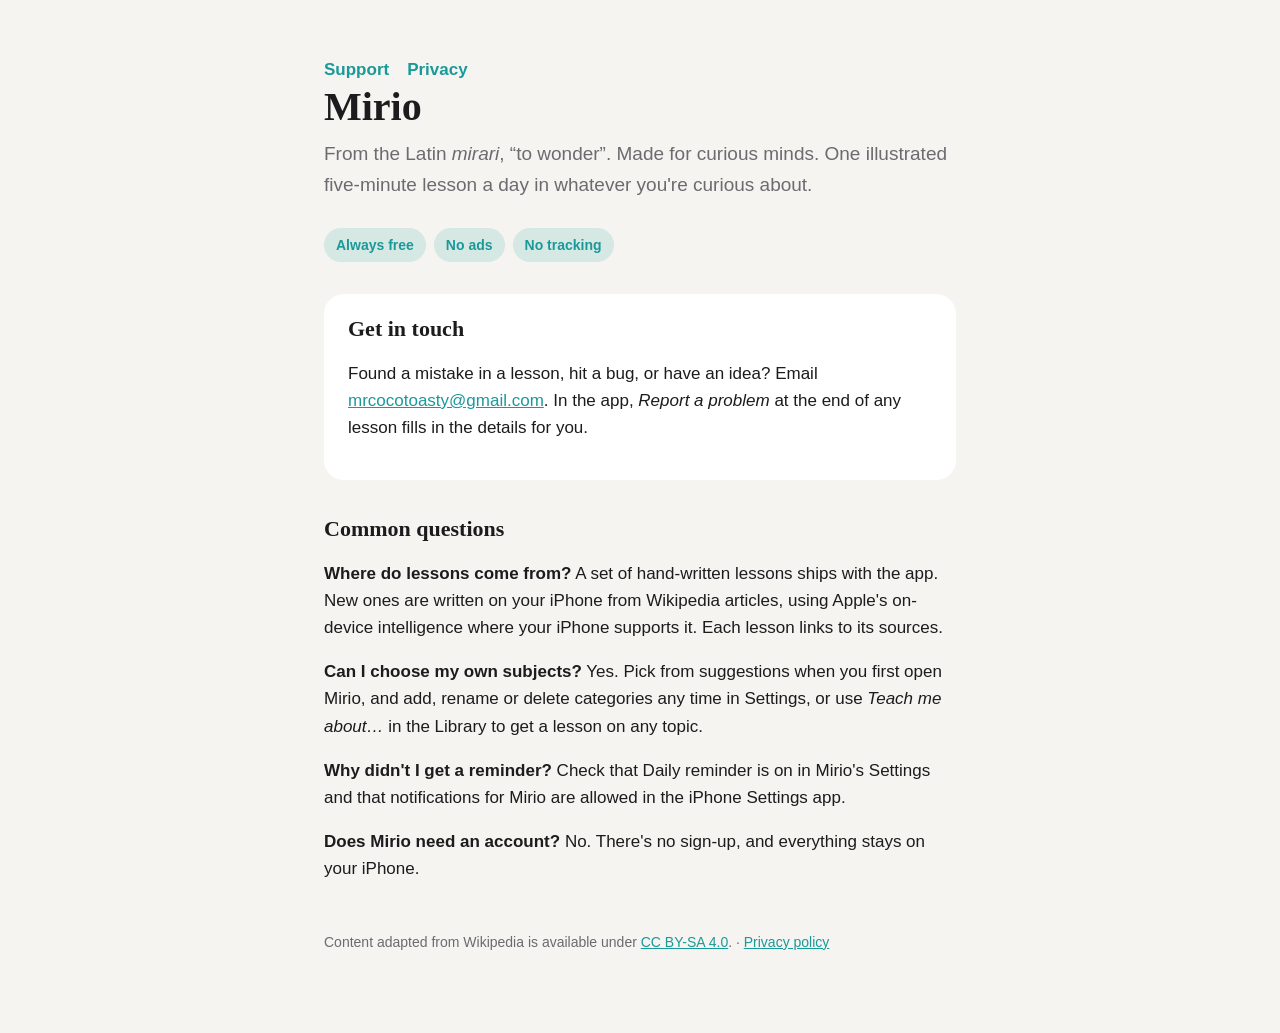
<file: index.html>
<!doctype html>
<html lang="en">
<head>
<meta charset="utf-8">
<meta name="viewport" content="width=device-width, initial-scale=1">
<title>Mirio — Support</title>
<meta name="description" content="Mirio: one illustrated five-minute lesson a day. Always free, no ads, no tracking.">
<link rel="stylesheet" href="style.css">
</head>
<body>
<main>
  <nav><a href="./">Support</a><a href="privacy.html">Privacy</a></nav>
  <h1>Mirio</h1>
  <p class="lead">From the Latin <em>mirari</em>, “to wonder”. Made for curious minds. One illustrated five-minute lesson a day in whatever you're curious about.</p>
  <div class="chips"><span class="chip">Always free</span><span class="chip">No ads</span><span class="chip">No tracking</span></div>

  <div class="card">
    <h2 style="margin-top:0">Get in touch</h2>
    <p>Found a mistake in a lesson, hit a bug, or have an idea? Email <a href="mailto:mrcocotoasty@gmail.com?subject=Mirio%20support">mrcocotoasty@gmail.com</a>. In the app, <em>Report a problem</em> at the end of any lesson fills in the details for you.</p>
  </div>

  <h2>Common questions</h2>
  <p><strong>Where do lessons come from?</strong> A set of hand-written lessons ships with the app. New ones are written on your iPhone from Wikipedia articles, using Apple's on-device intelligence where your iPhone supports it. Each lesson links to its sources.</p>
  <p><strong>Can I choose my own subjects?</strong> Yes. Pick from suggestions when you first open Mirio, and add, rename or delete categories any time in Settings, or use <em>Teach me about…</em> in the Library to get a lesson on any topic.</p>
  <p><strong>Why didn't I get a reminder?</strong> Check that Daily reminder is on in Mirio's Settings and that notifications for Mirio are allowed in the iPhone Settings app.</p>
  <p><strong>Does Mirio need an account?</strong> No. There's no sign-up, and everything stays on your iPhone.</p>

  <footer>Content adapted from Wikipedia is available under <a href="https://creativecommons.org/licenses/by-sa/4.0/">CC BY-SA 4.0</a>. · <a href="privacy.html">Privacy policy</a></footer>
</main>
</body>
</html>
</file>
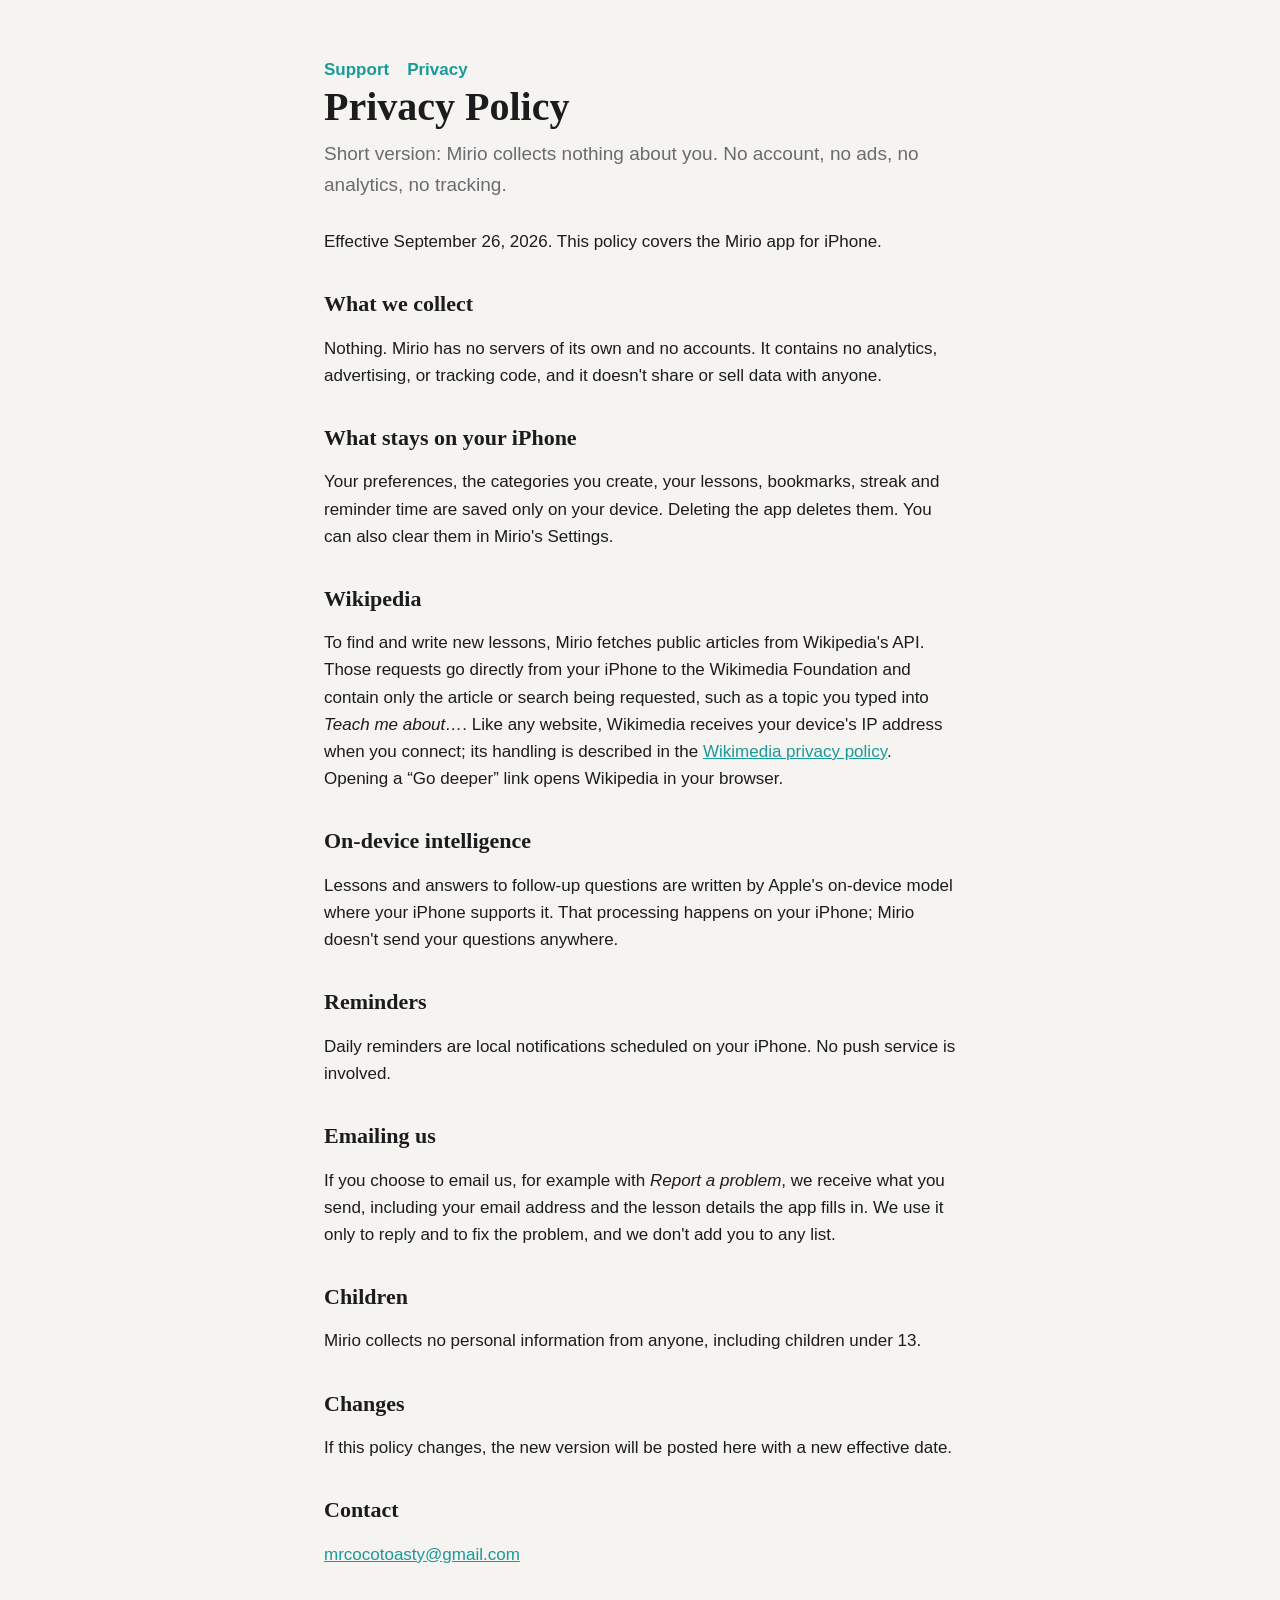
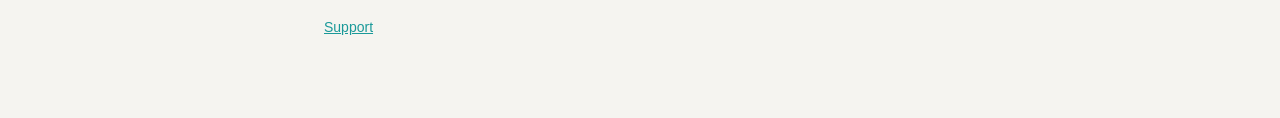
<file: privacy.html>
<!doctype html>
<html lang="en">
<head>
<meta charset="utf-8">
<meta name="viewport" content="width=device-width, initial-scale=1">
<title>Mirio — Privacy Policy</title>
<link rel="stylesheet" href="style.css">
</head>
<body>
<main>
  <nav><a href="./">Support</a><a href="privacy.html">Privacy</a></nav>
  <h1>Privacy Policy</h1>
  <p class="lead">Short version: Mirio collects nothing about you. No account, no ads, no analytics, no tracking.</p>
  <p>Effective September 26, 2026. This policy covers the Mirio app for iPhone.</p>

  <h2>What we collect</h2>
  <p>Nothing. Mirio has no servers of its own and no accounts. It contains no analytics, advertising, or tracking code, and it doesn't share or sell data with anyone.</p>

  <h2>What stays on your iPhone</h2>
  <p>Your preferences, the categories you create, your lessons, bookmarks, streak and reminder time are saved only on your device. Deleting the app deletes them. You can also clear them in Mirio's Settings.</p>

  <h2>Wikipedia</h2>
  <p>To find and write new lessons, Mirio fetches public articles from Wikipedia's API. Those requests go directly from your iPhone to the Wikimedia Foundation and contain only the article or search being requested, such as a topic you typed into <em>Teach me about…</em>. Like any website, Wikimedia receives your device's IP address when you connect; its handling is described in the <a href="https://foundation.wikimedia.org/wiki/Policy:Privacy_policy">Wikimedia privacy policy</a>. Opening a “Go deeper” link opens Wikipedia in your browser.</p>

  <h2>On-device intelligence</h2>
  <p>Lessons and answers to follow-up questions are written by Apple's on-device model where your iPhone supports it. That processing happens on your iPhone; Mirio doesn't send your questions anywhere.</p>

  <h2>Reminders</h2>
  <p>Daily reminders are local notifications scheduled on your iPhone. No push service is involved.</p>

  <h2>Emailing us</h2>
  <p>If you choose to email us, for example with <em>Report a problem</em>, we receive what you send, including your email address and the lesson details the app fills in. We use it only to reply and to fix the problem, and we don't add you to any list.</p>

  <h2>Children</h2>
  <p>Mirio collects no personal information from anyone, including children under 13.</p>

  <h2>Changes</h2>
  <p>If this policy changes, the new version will be posted here with a new effective date.</p>

  <h2>Contact</h2>
  <p><a href="mailto:mrcocotoasty@gmail.com">mrcocotoasty@gmail.com</a></p>

  <footer><a href="./">Support</a></footer>
</main>
</body>
</html>
</file>
<file: style.css>
:root { color-scheme: light dark; --ink: #1c1c1e; --soft: #6b6b70; --bg: #f5f4f0; --card: #ffffff; --accent: #1a9999; }
@media (prefers-color-scheme: dark) { :root { --ink: #f2f2f4; --soft: #a1a1a8; --bg: #111113; --card: #1c1c1f; } }
* { box-sizing: border-box; }
body { margin: 0; background: var(--bg); color: var(--ink); font: 17px/1.6 -apple-system, BlinkMacSystemFont, "Helvetica Neue", sans-serif; }
main { max-width: 680px; margin: 0 auto; padding: 56px 24px 80px; }
h1, h2 { font-family: "New York", "Iowan Old Style", Georgia, serif; font-weight: 600; line-height: 1.2; }
h1 { font-size: 40px; margin: 0 0 8px; }
h2 { font-size: 22px; margin: 36px 0 8px; }
.lead { color: var(--soft); font-size: 19px; margin: 0 0 28px; }
.chips { display: flex; flex-wrap: wrap; gap: 8px; margin: 0 0 32px; }
.chip { background: color-mix(in srgb, var(--accent) 14%, transparent); color: var(--accent); font-weight: 600; font-size: 14px; padding: 6px 12px; border-radius: 999px; }
.card { background: var(--card); border-radius: 20px; padding: 22px 24px; margin: 16px 0; }
a { color: var(--accent); }
footer { color: var(--soft); font-size: 14px; margin-top: 48px; }
nav a { margin-right: 18px; font-weight: 600; text-decoration: none; }
</file>
